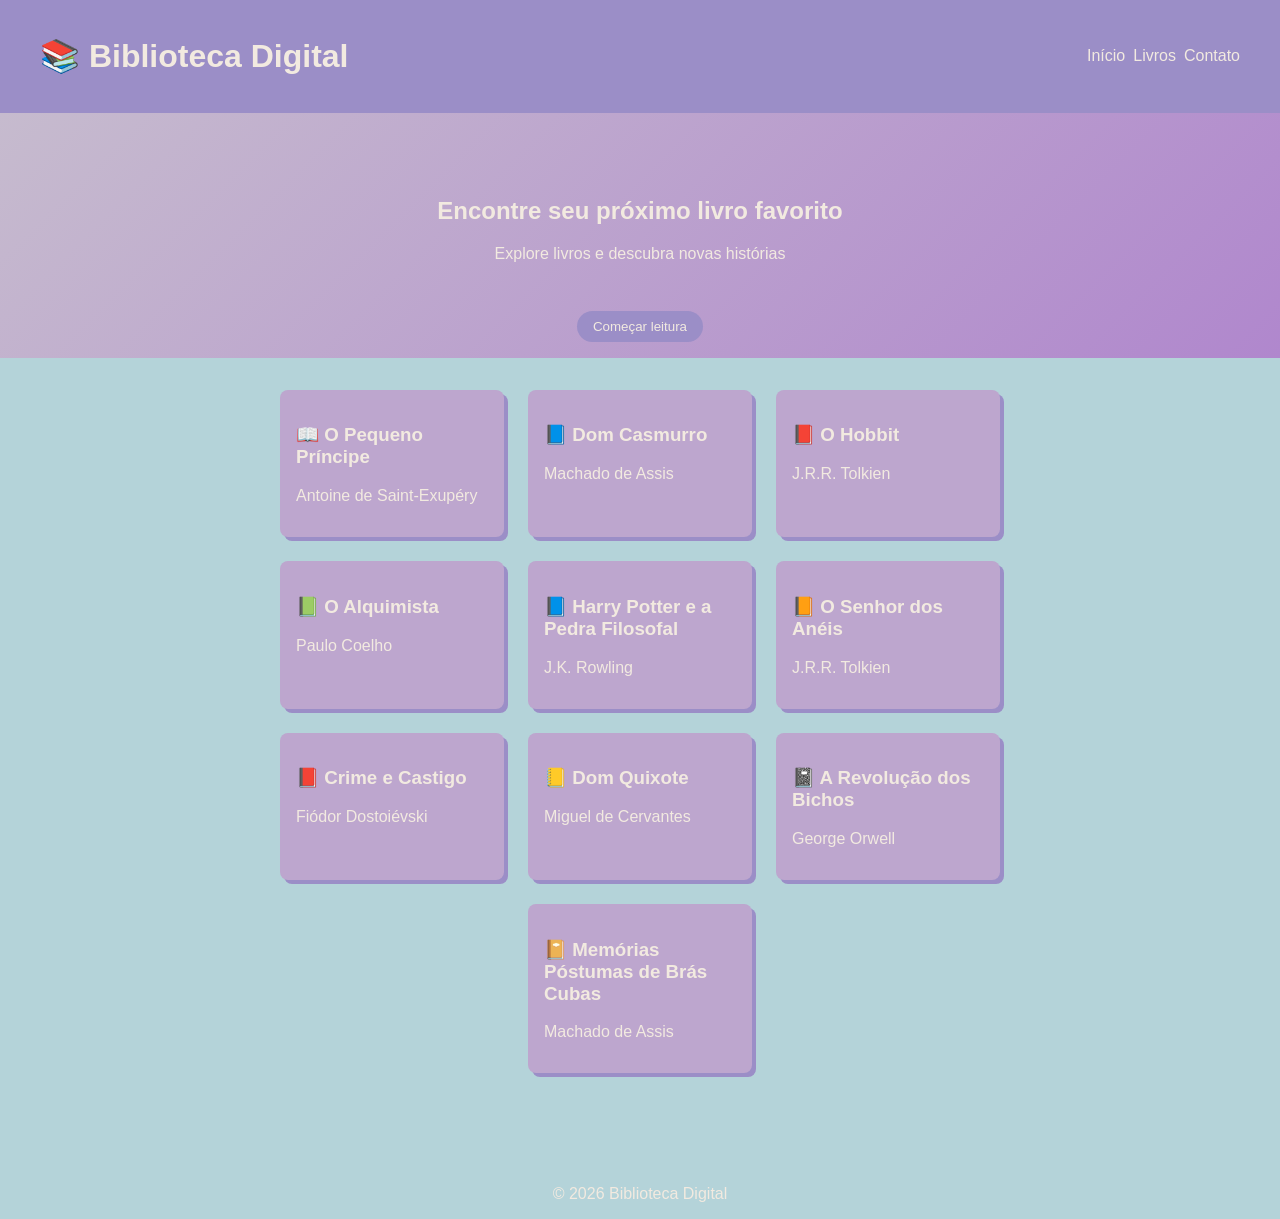
<file: Frontend/Exercícios/AutoriaWEB( UNIFIP )/Biblioteca virtual/index.html>
<!doctype html>
<html lang="pt-br">
  <head>
    <meta charset="UTF-8" />
    <title>Biblioteca Digital</title>
    <link rel="stylesheet" href="style.css" />
  </head>
  <body>
    <header class="header">
      <h1>📚 Biblioteca Digital</h1>

      <nav>
        <ul class="menu">
          <li>Início</li>
          <li>Livros</li>
          <li>Contato</li>
        </ul>
      </nav>
    </header>

    <section class="hero">
      <div class="hero-text">
        <h2>Encontre seu próximo livro favorito</h2>
        <p>Explore livros e descubra novas histórias</p>
        <button class="cta">Começar leitura</button>
      </div>
    </section>

    <main class="container">
      <section class="books">
        <div class="card">
          <h3>📖 O Pequeno Príncipe</h3>
          <p>Antoine de Saint-Exupéry</p>
        </div>

        <div class="card">
          <h3>📘 Dom Casmurro</h3>
          <p>Machado de Assis</p>
        </div>

        <div class="card">
          <h3>📕 O Hobbit</h3>
          <p>J.R.R. Tolkien</p>
        </div>

        <div class="card">
          <h3>📗 O Alquimista</h3>
          <p>Paulo Coelho</p>
        </div>

        <div class="card">
          <h3>📘 Harry Potter e a Pedra Filosofal</h3>
          <p>J.K. Rowling</p>
        </div>

        <div class="card">
          <h3>📙 O Senhor dos Anéis</h3>
          <p>J.R.R. Tolkien</p>
        </div>

        <div class="card">
          <h3>📕 Crime e Castigo</h3>
          <p>Fiódor Dostoiévski</p>
        </div>

        <div class="card">
          <h3>📒 Dom Quixote</h3>
          <p>Miguel de Cervantes</p>
        </div>

        <div class="card">
          <h3>📓 A Revolução dos Bichos</h3>
          <p>George Orwell</p>
        </div>

        <div class="card">
          <h3>📔 Memórias Póstumas de Brás Cubas</h3>
          <p>Machado de Assis</p>
        </div>
      </section>
    </main>

    <footer class="footer">
      <p>© 2026 Biblioteca Digital</p>
    </footer>
  </body>
</html>
</file>
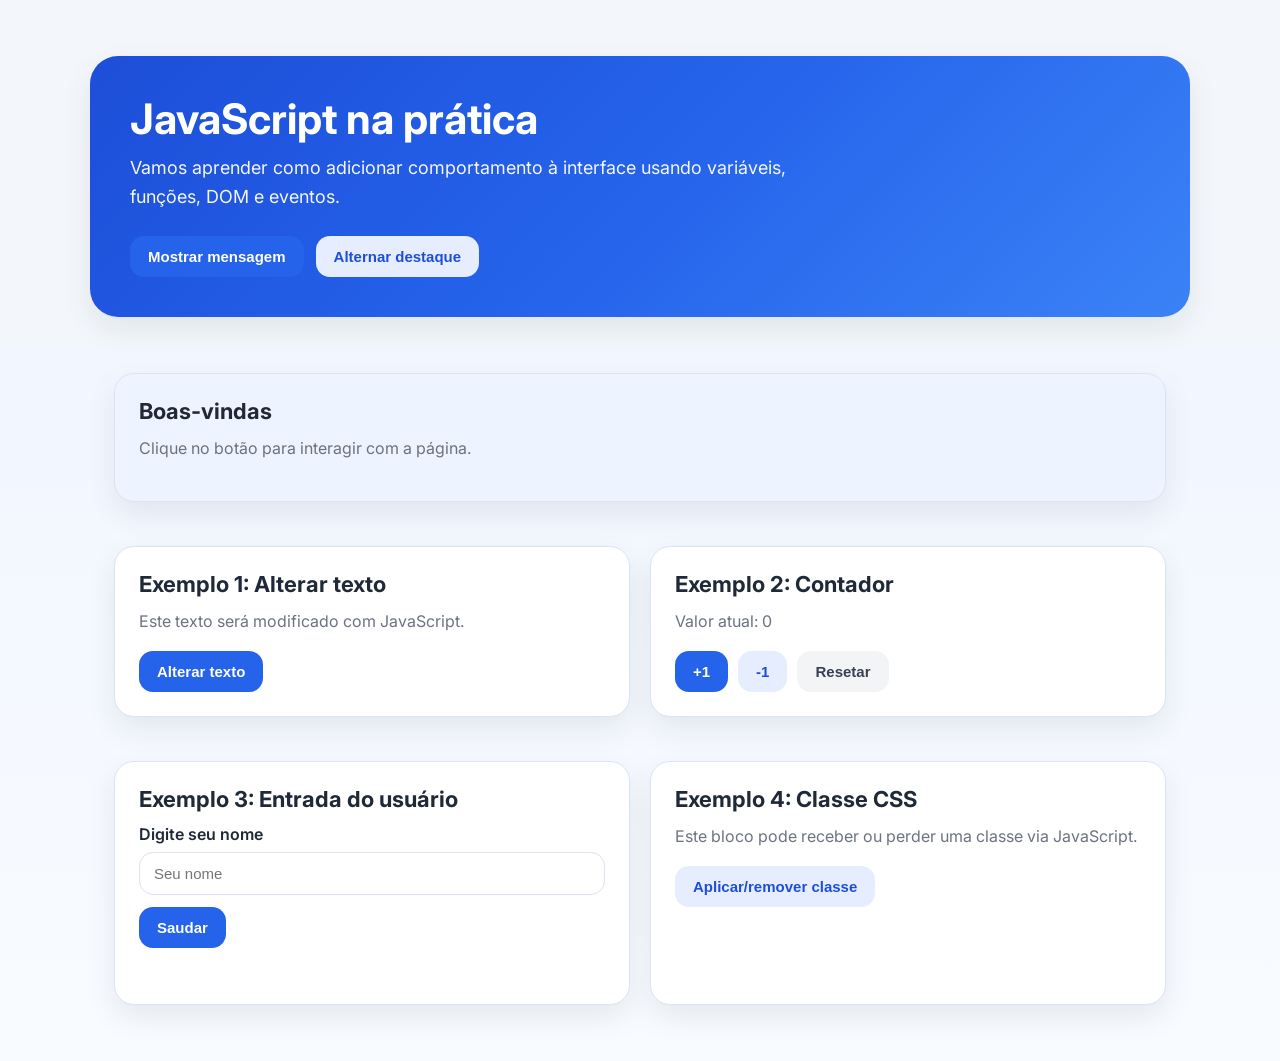
<file: Frontend/Exercícios/AutoriaWEB( UNIFIP )/JavaScript na prática/index.html>
<!DOCTYPE html>
<html lang="pt-BR">

<head>
  <meta charset="UTF-8" />
  <meta name="viewport" content="width=device-width, initial-scale=1.0" />
  <title>JavaScript na Prática</title>
  <link rel="preconnect" href="https://fonts.googleapis.com">
  <link rel="preconnect" href="https://fonts.gstatic.com" crossorigin>
  <link href="https://fonts.googleapis.com/css2?family=Inter:wght@400;500;600;700&display=swap" rel="stylesheet">
  <link rel="stylesheet" href="styles.css" />
</head>

<body>
  <div class="page">
    <header class="hero">
      <div class="hero__content">
        <h1 id="tituloPrincipal">JavaScript na prática</h1>
        <p id="descricaoPrincipal">
          Vamos aprender como adicionar comportamento à interface usando variáveis,
          funções, DOM e eventos.
        </p>

        <div class="hero__actions">
          <button id="botaoMensagem" class="btn btn--primary">Mostrar mensagem</button>
          <button id="botaoTema" class="btn btn--secondary">Alternar destaque</button>
        </div>
      </div>
    </header>

    <main class="container">
      <section class="card card--highlight">
        <h2>Boas-vindas</h2>
        <p id="mensagem">
          Clique no botão para interagir com a página.
        </p>
      </section>

      <section class="grid">
        <article class="card">
          <h2>Exemplo 1: Alterar texto</h2>
          <p id="textoCard">
            Este texto será modificado com JavaScript.
          </p>
          <button id="botaoAlterarTexto" class="btn btn--primary">Alterar texto</button>
        </article>

        <article class="card">
          <h2>Exemplo 2: Contador</h2>
          <p class="contador">
            Valor atual: <span id="contadorValor">0</span>
          </p>
          <div class="actions-inline">
            <button id="botaoSomar" class="btn btn--primary">+1</button>
            <button id="botaoSubtrair" class="btn btn--secondary">-1</button>
            <button id="botaoResetar" class="btn btn--ghost">Resetar</button>
          </div>
        </article>

        <article class="card">
          <h2>Exemplo 3: Entrada do usuário</h2>
          <label for="inputNome" class="label">Digite seu nome</label>
          <input id="inputNome" class="input" type="text" placeholder="Seu nome" />
          <button id="botaoSaudacao" class="btn btn--primary">Saudar</button>
          <p id="saidaNome" class="saida"></p>
        </article>

        <article class="card">
          <h2>Exemplo 4: Classe CSS</h2>
          <p id="textoDestaque">
            Este bloco pode receber ou perder uma classe via JavaScript.
          </p>
          <button id="botaoClasse" class="btn btn--secondary">Aplicar/remover classe</button>
        </article>
      </section>
    </main>
  </div>
  <script src="script.js"></script>
</body>

</html>
</file>
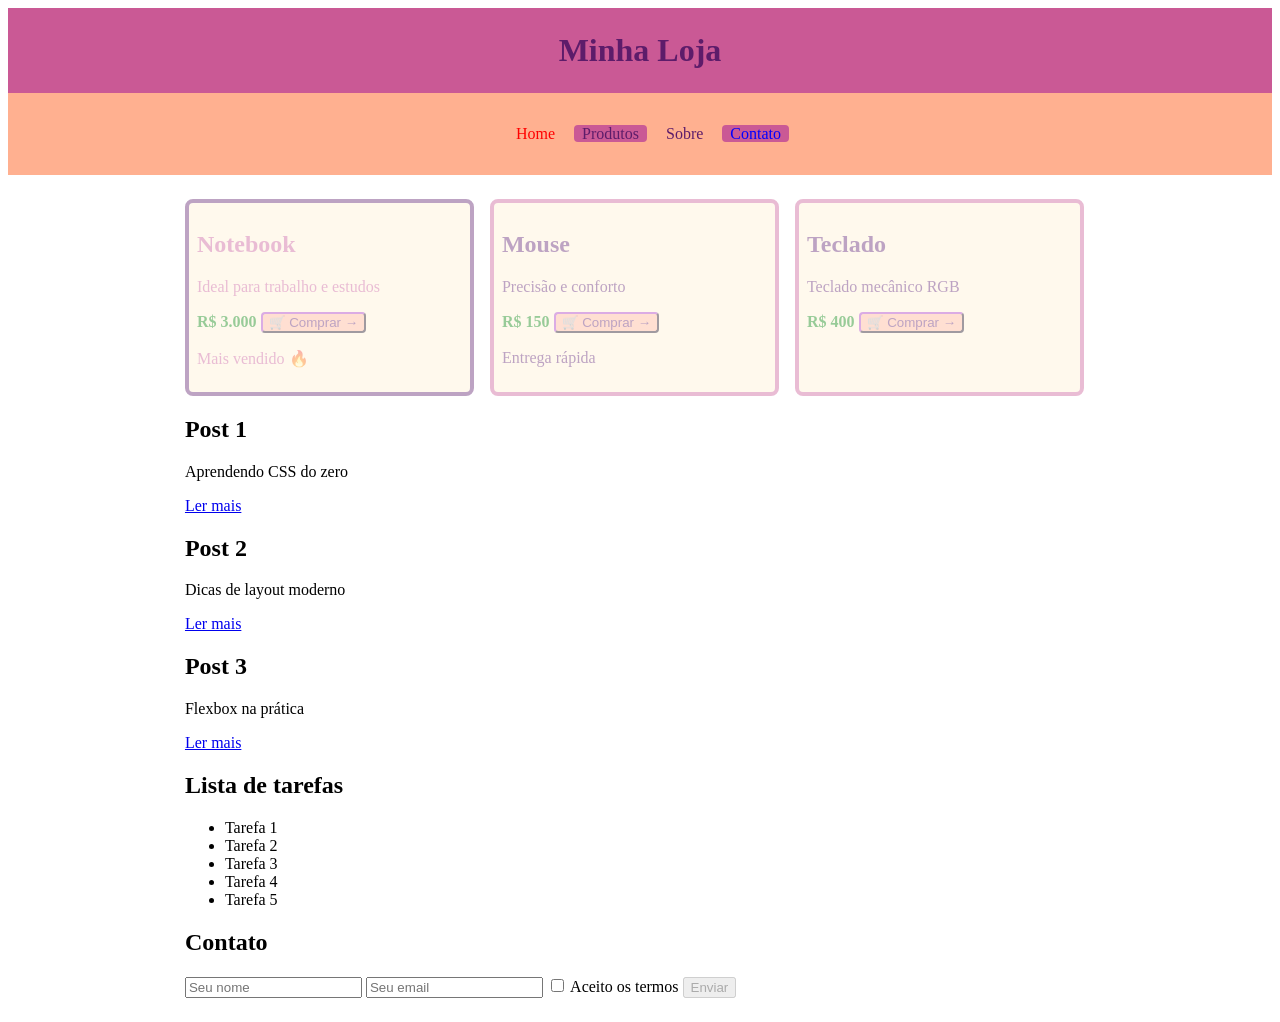
<file: Frontend/Exercícios/AutoriaWEB( UNIFIP )/Minha loja/index.html>
<!DOCTYPE html>
<html lang="pt-br">
<head>
  <meta charset="UTF-8">
  <title>Exercício CSS</title>
  <link rel="stylesheet" href="Style.css">
</head>
<body>

  <header class="header">
    <h1 id="titulo">Minha Loja</h1>

    <nav>
      <ul class="menu">
        <li class="item">Home</li>
        <li class="item destaque">Produtos</li>
        <li class="item">Sobre</li>
        <li class="item">Contato</li>
      </ul>
    </nav>
  </header>

  <main>

    <section class="produtos">

      <div class="card destaque">
        <h2>Notebook</h2>
        <p class="descricao">Ideal para trabalho e estudos</p>
        <span class="preco destaque">R$ 3.000</span>
        <button>Comprar</button>
        <p class="info-extra">Mais vendido 🔥</p>
      </div>

      <div class="card">
        <h2>Mouse</h2>
        <p class="descricao">Precisão e conforto</p>
        <span class="preco">R$ 150</span>
        <button>Comprar</button>
        <p class="info-extra">Entrega rápida</p>
      </div>

      <div class="card">
        <h2>Teclado</h2>
        <p class="descricao">Teclado mecânico RGB</p>
        <span class="preco">R$ 400</span>
        <button>Comprar</button>
        <p class="info-extra"></p>
      </div>

    </section>

    <section class="blog">

      <div class="post">
        <h2>Post 1</h2>
        <p>Aprendendo CSS do zero</p>
        <a href="#">Ler mais</a>
      </div>

      <div class="post destaque">
        <h2>Post 2</h2>
        <p>Dicas de layout moderno</p>
        <a href="#">Ler mais</a>
      </div>

      <div class="post">
        <h2>Post 3</h2>
        <p>Flexbox na prática</p>
        <a href="#">Ler mais</a>
      </div>

    </section>

    <section class="lista-section">

      <h2>Lista de tarefas</h2>

      <ul class="lista">
        <li>Tarefa 1</li>
        <li>Tarefa 2</li>
        <li>Tarefa 3</li>
        <li>Tarefa 4</li>
        <li>Tarefa 5</li>
      </ul>

    </section>

    <section class="formulario">

      <h2>Contato</h2>

      <input type="text" placeholder="Seu nome">
      <input type="email" placeholder="Seu email">

      <label>
        <input type="checkbox"> Aceito os termos
      </label>

      <button disabled>Enviar</button>

    </section>

  </main>

</body>
</html>
</file>
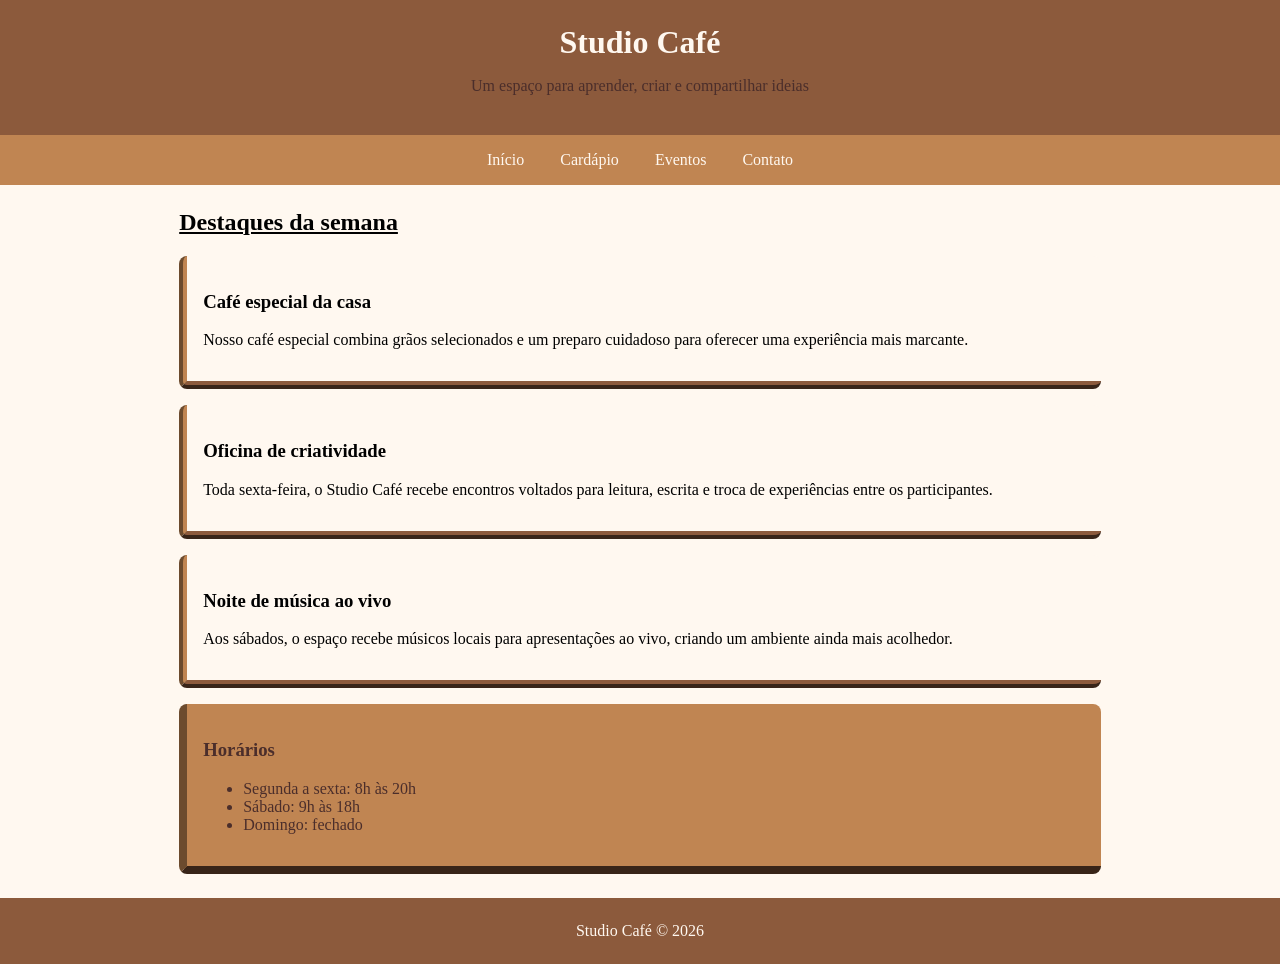
<file: Frontend/Exercícios/AutoriaWEB( UNIFIP )/Stúdio café/index.html>
<!DOCTYPE html>
<html lang="pt-BR">

<head>
    <meta charset="UTF-8">
    <meta name="viewport" content="width=device-width, initial-scale=1.0">
    <title>Studio Café</title>
    <link rel="stylesheet" href="Style.css">
</head>

<body>

    <header>
        <h1 id="logo">Studio Café</h1>
        <p class="slogan">Um espaço para aprender, criar e compartilhar ideias</p>
    </header>

    <nav>
        <a href="#" id="link-menu">Início</a>
        <a href="#" id="link-menu">Cardápio</a>
        <a href="#" id="link-menu">Eventos</a>
        <a href="#" id="link-menu">Contato</a>
    </nav>

    <main>
        <section>
            <h2 class="titulo-secao">Destaques da semana</h2>

            <article>
                <h3>Café especial da casa</h3>
                <p>
                    Nosso café especial combina grãos selecionados e um preparo
                    cuidadoso para oferecer uma experiência mais marcante.
                </p>
            </article>

            <article>
                <h3>Oficina de criatividade</h3>
                <p>
                    Toda sexta-feira, o Studio Café recebe encontros voltados para
                    leitura, escrita e troca de experiências entre os participantes.
                </p>
            </article>

            <article>
                <h3>Noite de música ao vivo</h3>
                <p>
                    Aos sábados, o espaço recebe músicos locais para apresentações
                    ao vivo, criando um ambiente ainda mais acolhedor.
                </p>
            </article>
        </section>

        <aside>
            <h3>Horários</h3>
            <ul>
                <li>Segunda a sexta: 8h às 20h</li>
                <li>Sábado: 9h às 18h</li>
                <li>Domingo: fechado</li>
            </ul>
        </aside>
    </main>

    <footer>
        <p>Studio Café © 2026</p>
    </footer>

</body>

</html>
</file>
<file: Frontend/Exercícios/AutoriaWEB( UNIFIP )/Biblioteca virtual/style.css>
body {

    font-family: 'Lucida Sans', 'Lucida Sans Regular', 'Lucida Grande', 'Lucida Sans Unicode', Geneva, Verdana, sans-serif;
    margin: 0;
    background: #B4D3D9;

}

.header {

    display: flex;
    justify-content: space-between;
    align-items: center;
    background: #9B8EC7;
    padding: 16px 40px;
    color: #F2EAE0;

}

.menu {

    list-style: none;
    display: flex;
    gap: 8px;
    cursor: pointer;

}

.hero {

    background: linear-gradient(135deg, #c6bbce, #b087cd);
    color: #F2EAE0;
    padding: 64px 24px 16px;
    text-align: center;

}

.cta {

    background: #9B8EC7;
    color: #F2EAE0;
    border-style: hidden;
    border-radius: 24px;
    cursor: pointer;
    padding: 8px 16px;
    margin-top: 32px;

}

.container {

    padding: 32px 96px 64px 96px;

}

.books {

    display: flex;
    flex-wrap: wrap;
    gap: 24px;
    justify-content: center;
    color: #F2EAE0;
    padding: 0px 100px 0px 100px;

}

.card {

    background: #BDA6CE;
    border-radius: 8px;
    padding: 16px;
    width: 192px;
    box-shadow: 4px 4px #9B8EC7;
    transition: 0.2s;

}

.card:hover {

    transform: translateY(-4px);

}

.footer {

    display: flex;
    justify-content: center;
    color: #F2EAE0;
    margin-top: 32px;

}
</file>
<file: Frontend/Exercícios/AutoriaWEB( UNIFIP )/JavaScript na prática/styles.css>
:root {
  --bg: #f3f7fb;
  --surface: #ffffff;
  --surface-soft: #eef4ff;
  --text: #1f2937;
  --muted: #6b7280;
  --primary: #2563eb;
  --primary-dark: #1d4ed8;
  --border: #dbe4f0;
  --success: #0f766e;
  --shadow: 0 12px 30px rgba(15, 23, 42, 0.08);
  --radius: 20px;
}

header {
  background-color: var(--bg);
}

* {
  box-sizing: border-box;
}

body {
  margin: 0;
  font-family: "Inter", sans-serif;
  background: linear-gradient(180deg, #eef4ff 0%, #f8fbff 100%);
  color: var(--text);
}

.page {
  min-height: 100vh;
}

.hero {
  padding: 56px 24px 32px;
}

.hero__content {
  max-width: 1100px;
  margin: 0 auto;
  background: linear-gradient(135deg, #1d4ed8 0%, #2563eb 50%, #3b82f6 100%);
  color: white;
  border-radius: 28px;
  padding: 40px;
  box-shadow: var(--shadow);
}

.hero h1 {
  margin: 0 0 12px;
  font-size: 42px;
  line-height: 1.1;
}

.hero p {
  max-width: 700px;
  margin: 0;
  font-size: 18px;
  line-height: 1.6;
  opacity: 0.95;
}

.hero__actions {
  margin-top: 24px;
  display: flex;
  gap: 12px;
  flex-wrap: wrap;
}

.container {
  max-width: 1100px;
  margin: 0 auto;
  padding: 0 24px 56px;
}

.grid {
  display: grid;
  grid-template-columns: repeat(2, minmax(0, 1fr));
  gap: 20px;
}

.card {
  background: var(--surface);
  border: 1px solid var(--border);
  border-radius: var(--radius);
  padding: 24px;
  box-shadow: var(--shadow);
  margin-top: 24px;
}

.card--highlight {
  margin-bottom: 20px;
  background: var(--surface-soft);
}

.card h2 {
  margin-top: 0;
  margin-bottom: 12px;
  font-size: 22px;
}

.card p {
  margin-top: 0;
  margin-bottom: 16px;
  color: var(--muted);
  line-height: 1.6;
}

.btn {
  border: none;
  border-radius: 14px;
  padding: 12px 18px;
  font-size: 15px;
  font-weight: 600;
  cursor: pointer;
  transition: 0.2s ease;
}

.btn:hover {
  transform: translateY(-1px);
}

.btn--primary {
  background: var(--primary);
  color: white;
}

.btn--primary:hover {
  background: var(--primary-dark);
}

#botaoSaudacao {
  margin-bottom: 16px;
}

.btn--secondary {
  background: #e5edff;
  color: #1d4ed8;
}

.btn--secondary:hover {
  background: #d9e5ff;
}

.btn--ghost {
  background: #f3f4f6;
  color: #374151;
}

.btn--ghost:hover {
  background: #e5e7eb;
}

.actions-inline {
  display: flex;
  gap: 10px;
  flex-wrap: wrap;
}

.label {
  display: block;
  font-weight: 600;
  margin-bottom: 8px;
}

.input {
  width: 100%;
  border: 1px solid var(--border);
  border-radius: 14px;
  padding: 12px 14px;
  font-size: 15px;
  outline: none;
  margin-bottom: 12px;
}

.input:focus {
  border-color: var(--primary);
  box-shadow: 0 0 0 4px rgba(37, 99, 235, 0.12);
}

.saida {
  margin-top: 12px;
  margin-bottom: 0;
  font-weight: 600;
  color: var(--success);
}

.card p.destaque {
  background: #dbeafe;
  color: #1d4ed8;
  padding: 12px;
  border-radius: 12px;
  border: 1px solid #bfdbfe;
  margin-bottom: 20px;
}

.tema-alternado {
  background: linear-gradient(180deg, #0f172a 0%, #111827 100%);
  color: #f9fafb;
}

.tema-alternado .card {
  background: #111827;
  border-color: #243041;
  color: #f9fafb;
}

.tema-alternado .card p,
.tema-alternado .label {
  color: #cbd5e1;
}

.tema-alternado .card p.destaque {
  background: #1e3a8a;
  color: #dbeafe;
  border-color: #3b82f6;
}

.tema-alternado .input {
  background: #0b1220;
  color: #f9fafb;
  border-color: #334155;
}

.tema-alternado .card--highlight {
  background: #172033;
}

@media (max-width: 900px) {
  .grid {
    grid-template-columns: 1fr;
  }

  .hero h1 {
    font-size: 34px;
  }

  .hero__content {
    padding: 28px;
  }
}
</file>
<file: Frontend/Exercícios/AutoriaWEB( UNIFIP )/Minha loja/Style.css>
Transformar a página usando:

seletores
especificidade
pseudo-classes
combinadores
:not(), :has(), nth-child

MISSÃO 1 — BASE
Estilizar o site inteiro 
Centralizar o título #titulo
Mudar cor do título
Estilizar .card (fundo branco, borda, padding, borda arredondada)

MISSÃO 2 — PRODUTOS
Colocar os cards lado a lado
Destacar o card .destaque
Estilizar .preco (cor verde e negrito)
Estilizar botão (cor, padding, cursor)

MISSÃO 3 — PSEUDO-CLASSES
Mudar botão no :hover
Primeiro item da lista vermelho
Último item da lista azul
Itens pares da lista com fundo diferente
Itens ímpares com outro fundo

MISSÃO 4 — SELETORES AVANÇADOS
Estilizar cards que NaO têm .destaque
Estilizar cards que têm botão dentro
Destacar o segundo item do menu
Estilizar p dentro de .card

MISSÃO FINAL
Deixar o site bonito usando:
:hover
:nth-child
:not()
:has()

Dicas:

pode melhorar cores, sombras e espaçamento */

body {
  font-family: "Courier New", sans-serif;
  margin: 0px;
  background: #FFF1D3
}

.header {
  text-align: center;
  color: #5D1C6A;
  background-color: #CA5995;
  padding: 0px;
}

main {
  width: 72%;
  margin: 24px auto;
}

#titulo {
  margin: 0;
  padding: 24px;
}

nav {
  background-color: #FFB090;
  text-align: center;
  padding: 16px;
}

.menu li {
  display: inline;
  margin-right: 15px;
  cursor: pointer;
}

.menu li:hover {
    text-decoration: underline ;

}

.menu li:first-child {
    color: red;

}


.menu li:last-child {
    color: blue;
    
}

.menu li:nth-child(even) {
    background-color: #CA5995;
    border-radius: 4px;
    padding-left: 8px;
    padding-right: 8px;
    
}

.card {
  background: #FFF1D3;
  border: 4px solid #CA5995;
  padding: 8px;
  width: 265px;
  border-radius: 8px;
  color: #5D1C6A;
  opacity: 0.4;
    
}

.card.destaque {
    opacity: 0.4;
    border: 4px solid #5D1C6A;
    color: #CA5995;
}

.card:hover {
    opacity: 1;

}

.produtos {
  display: flex;
  gap: 16px;
}

.preco {
    font-weight: bold;
    color: green;
}

.card button {
    background-color: #FFB090;
    color: #5D1C6A;
    border-radius: 4px;
    border-color: #5D1C6A;
    cursor: pointer;
}

.card button:hover {
    background-color: #5D1C6A;
    color: #FFB090;
}

.card button:before {
    content: "🛒 ";
}

.card button:after {
    content: " →";
}
</file>
<file: Frontend/Exercícios/AutoriaWEB( UNIFIP )/Stúdio café/Style.css>
body {
  margin: 0;
  background-color: #FFF8F0;
  font-family: "Times New Roman", Times, serif;
}

header {
  background-color: #8C5A3C;
  color: #FFF8F0;
  padding: 24px;
  text-align: center;
}

#logo {
  margin: 0;
}

.slogan {
  color: #4B2E2B;
}

nav {
  background-color: #C08552;
  text-align: center;
  padding: 16px;
}

#link-menu {
  margin: 16px;
  text-decoration: none;
  color: #FFF8F0;
}

#link-menu:hover {
  color: #4B2E2B;
}

main {
  width: 72%;
  margin: 24px auto;
}


.titulo-secao {
  text-decoration: underline;
}
article {
  background-color: #FFF8F0;
  padding: 16px;
  border-radius: 8px;
  border-left: 8px groove #C08552;
  border-bottom: 8px ridge #8C5A3C;
  margin-bottom: 16px;
}

aside {
  padding: 16px;
  color: #4B2E2B;
  background-color: #C08552;
  border-radius: 8px;
  border-left: 8px inset #C08552;
  border-bottom: 8px outset #8C5A3C;
}

footer {
  background-color: #8C5A3C;
  text-align: center;
  padding: 8px;
  color: #FFF8F0;
}
</file>
